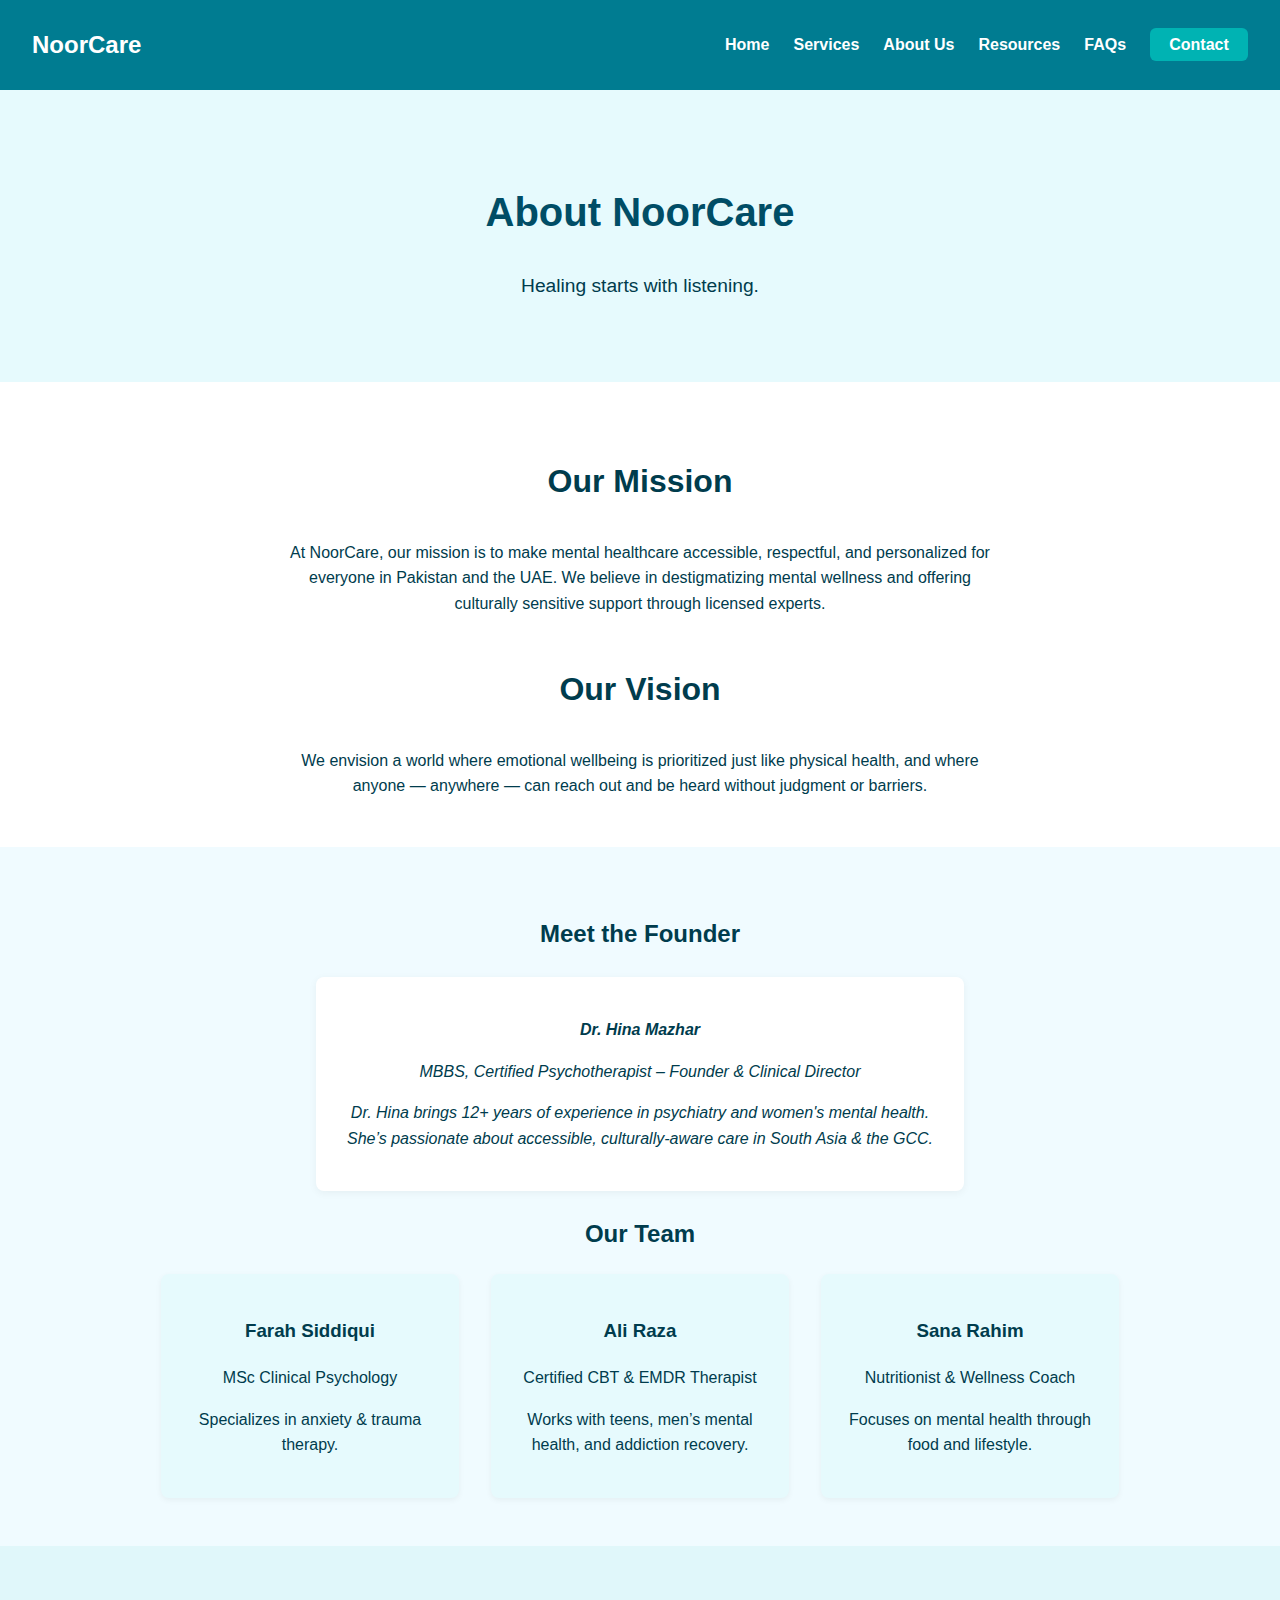
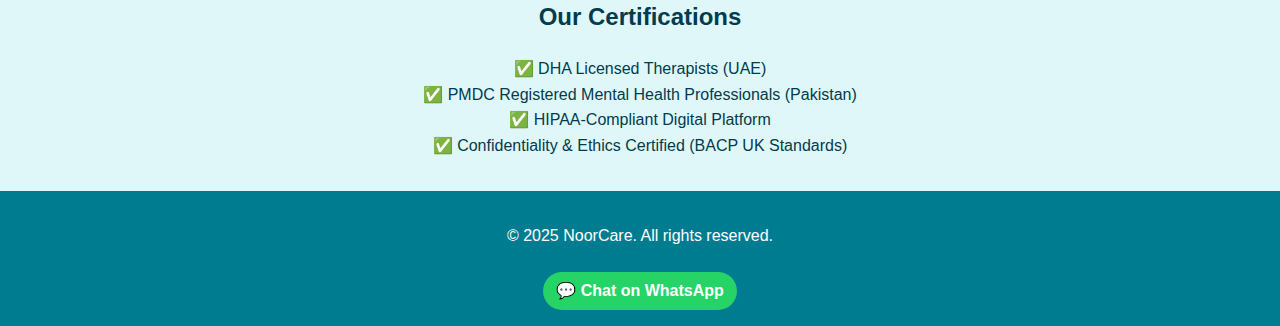
<file: about.html>
<!DOCTYPE html>
<html lang="en">
<head>
  <meta charset="UTF-8" />
  <meta name="viewport" content="width=device-width, initial-scale=1.0"/>
  <title>About Us | NoorCare</title>
  <link rel="stylesheet" href="style.css" />
</head>
<body>

  <!-- Navbar -->
  <header class="navbar">
    <div class="logo">NoorCare</div>
    <nav>
      <ul>
        <li><a href="index.html">Home</a></li>
        <li><a href="services.html">Services</a></li>
        <li><a href="about.html">About Us</a></li>
        <li><a href="resources.html">Resources</a></li>
        <li><a href="faq.html">FAQs</a></li>
        <li><a href="contact.html" class="btn">Contact</a></li>
      </ul>
    </nav>
  </header>

  <!-- About Section -->
  <section class="hero" style="background:#e6fafd;">
    <h1>About NoorCare</h1>
    <p>Healing starts with listening.</p>
  </section>

  <!-- Mission + Vision -->
  <section class="services">
    <h2>Our Mission</h2>
    <p style="max-width: 700px; margin: auto;">At NoorCare, our mission is to make mental healthcare accessible, respectful, and personalized for everyone in Pakistan and the UAE. We believe in destigmatizing mental wellness and offering culturally sensitive support through licensed experts.</p>

    <h2 style="margin-top: 3rem;">Our Vision</h2>
    <p style="max-width: 700px; margin: auto;">We envision a world where emotional wellbeing is prioritized just like physical health, and where anyone — anywhere — can reach out and be heard without judgment or barriers.</p>
  </section>

  <!-- Meet the Team -->
  <section class="testimonials">
    <h2>Meet the Founder</h2>
    <div class="testimonial">
      <p><strong>Dr. Hina Mazhar</strong></p>
      <p>MBBS, Certified Psychotherapist – Founder & Clinical Director</p>
      <p>Dr. Hina brings 12+ years of experience in psychiatry and women's mental health. She’s passionate about accessible, culturally-aware care in South Asia & the GCC.</p>
    </div>

    <h2>Our Team</h2>
    <div class="service-grid">

      <div class="service-box">
        <h3>Farah Siddiqui</h3>
        <p>MSc Clinical Psychology</p>
        <p>Specializes in anxiety & trauma therapy.</p>
      </div>

      <div class="service-box">
        <h3>Ali Raza</h3>
        <p>Certified CBT & EMDR Therapist</p>
        <p>Works with teens, men’s mental health, and addiction recovery.</p>
      </div>

      <div class="service-box">
        <h3>Sana Rahim</h3>
        <p>Nutritionist & Wellness Coach</p>
        <p>Focuses on mental health through food and lifestyle.</p>
      </div>

    </div>
  </section>

  <!-- Certifications -->
  <section class="apps">
    <h2>Our Certifications</h2>
    <ul style="list-style: none; padding-left: 0; max-width: 600px; margin: auto;">
      <li>✅ DHA Licensed Therapists (UAE)</li>
      <li>✅ PMDC Registered Mental Health Professionals (Pakistan)</li>
      <li>✅ HIPAA-Compliant Digital Platform</li>
      <li>✅ Confidentiality & Ethics Certified (BACP UK Standards)</li>
    </ul>
  </section>

  <!-- Footer -->
  <footer>
    <p>&copy; 2025 NoorCare. All rights reserved.</p>
    <a href="https://wa.me/971500000000" target="_blank" class="whatsapp">💬 Chat on WhatsApp</a>
  </footer>

</body>
</html>
</file>
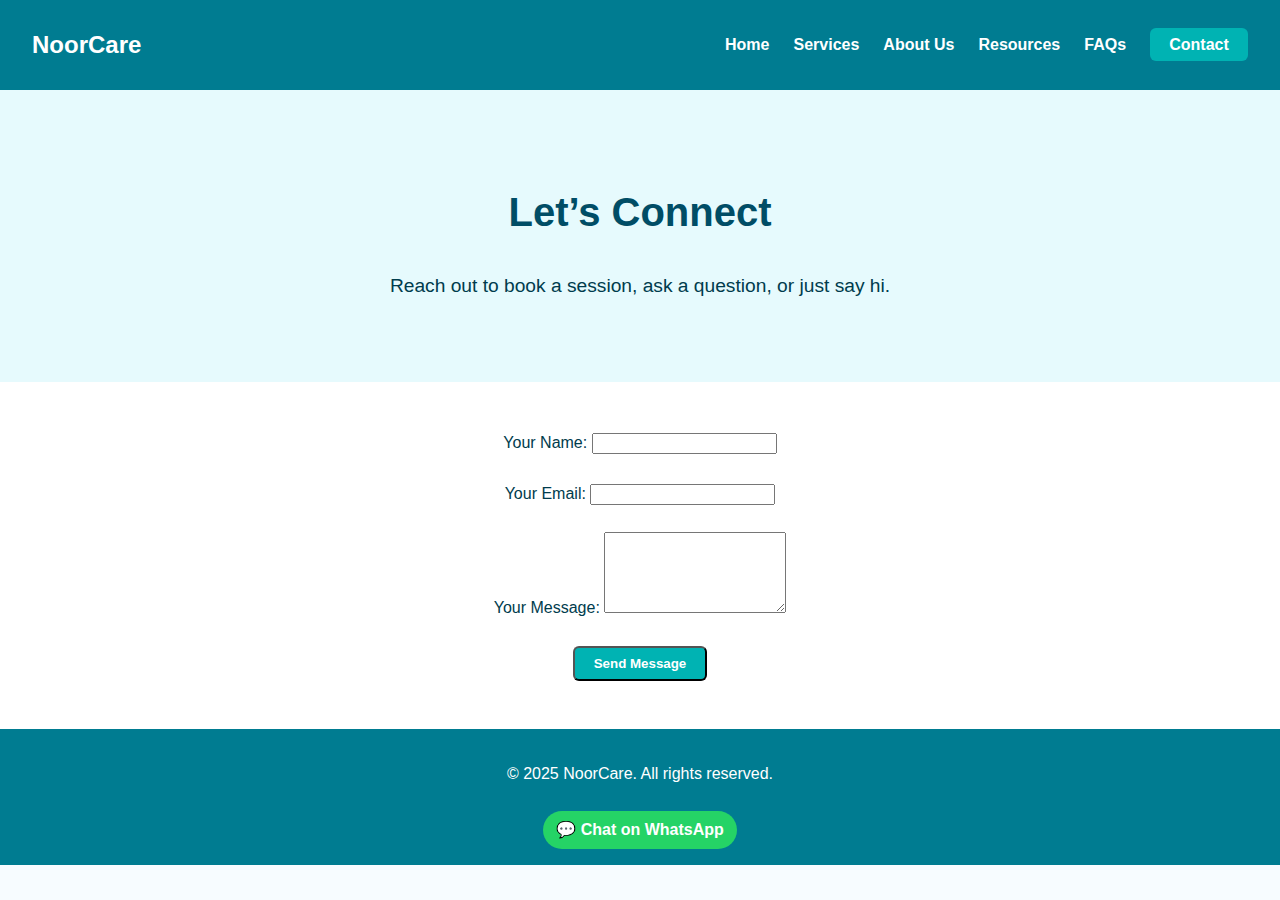
<file: contact.html>
<!DOCTYPE html>
<html lang="en">
<head>
  <meta charset="UTF-8" />
  <meta name="viewport" content="width=device-width, initial-scale=1.0"/>
  <title>Contact | NoorCare</title>
  <link rel="stylesheet" href="style.css" />
</head>
<body>

<header class="navbar">
  <div class="logo">NoorCare</div>
  <nav>
    <ul>
      <li><a href="index.html">Home</a></li>
      <li><a href="services.html">Services</a></li>
      <li><a href="about.html">About Us</a></li>
      <li><a href="resources.html">Resources</a></li>
      <li><a href="faq.html">FAQs</a></li>
      <li><a href="contact.html" class="btn">Contact</a></li>
    </ul>
  </nav>
</header>

<section class="hero" style="background:#e6fafd;">
  <h1>Let’s Connect</h1>
  <p>Reach out to book a session, ask a question, or just say hi.</p>
</section>

<section class="services">
  <form action="https://formspree.io/f/YOUR_FORM_ID" method="POST" style="max-width:600px; margin:auto;">
    <label>Your Name:</label>
    <input type="text" name="name" required>
    <br><br>
    <label>Your Email:</label>
    <input type="email" name="_replyto" required>
    <br><br>
    <label>Your Message:</label>
    <textarea name="message" rows="5" required></textarea>
    <br><br>
    <button type="submit" class="btn">Send Message</button>
  </form>
</section>

<footer>
  <p>&copy; 2025 NoorCare. All rights reserved.</p>
  <a href="https://wa.me/971500000000" target="_blank" class="whatsapp">💬 Chat on WhatsApp</a>
</footer>

</body>
</html>
</file>
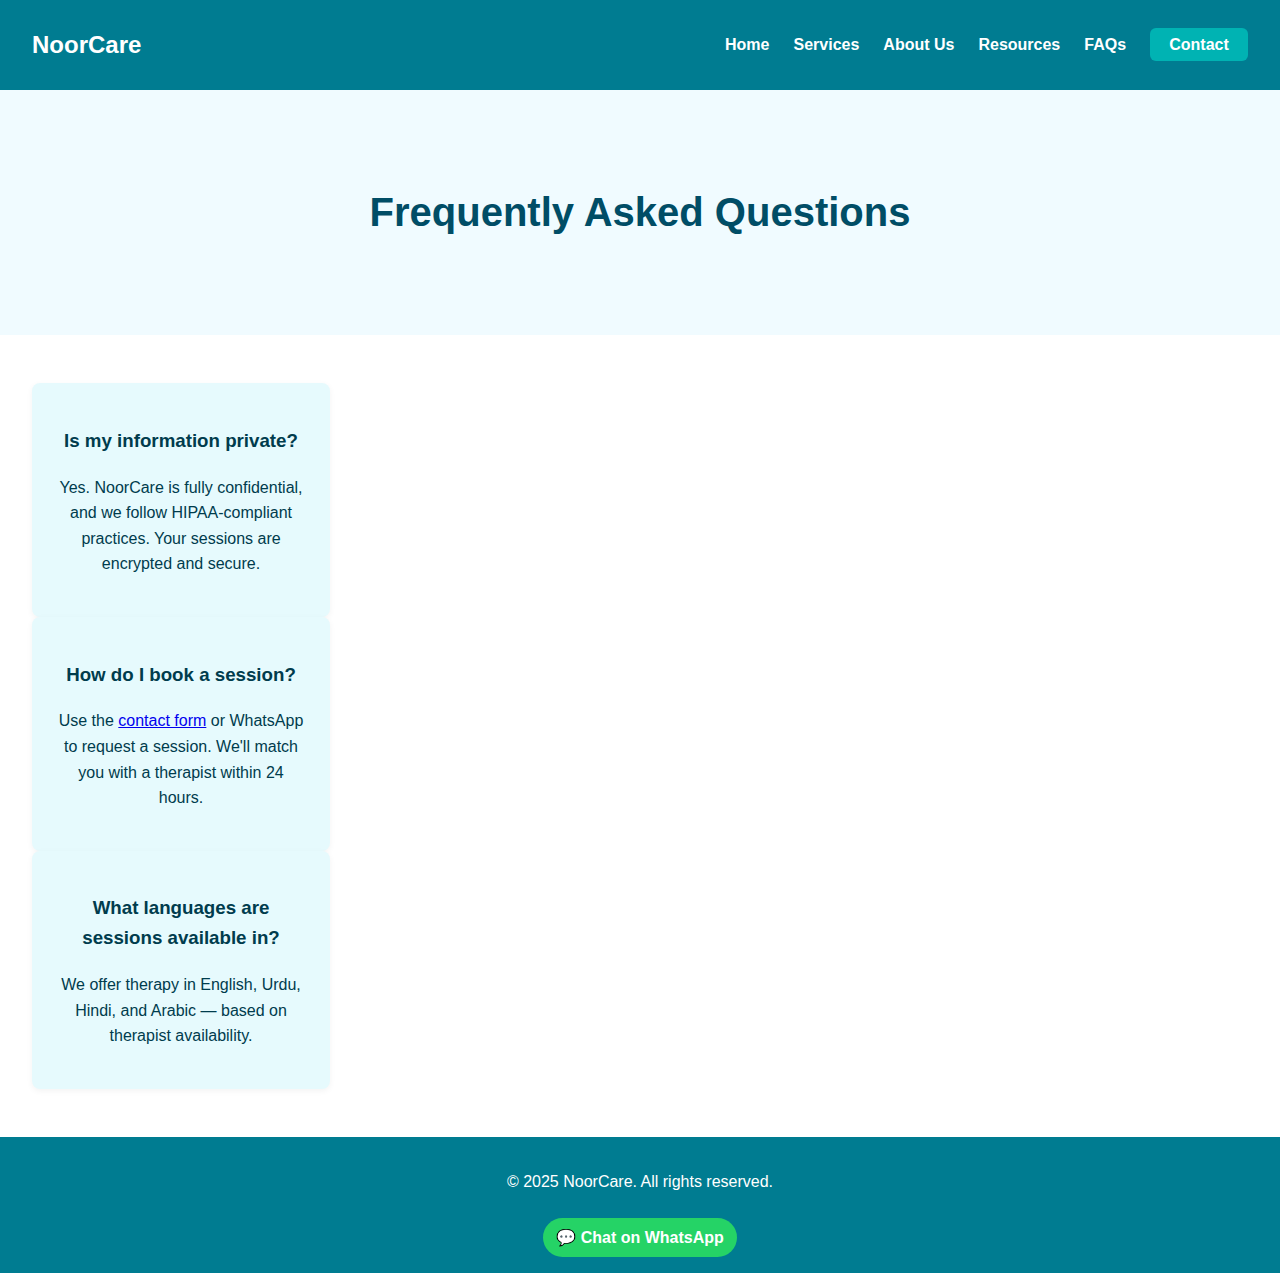
<file: faq.html>
<!DOCTYPE html>
<html lang="en">
<head>
  <meta charset="UTF-8" />
  <meta name="viewport" content="width=device-width, initial-scale=1.0"/>
  <title>FAQs | NoorCare</title>
  <link rel="stylesheet" href="style.css" />
</head>
<body>

<header class="navbar">
  <div class="logo">NoorCare</div>
  <nav>
    <ul>
      <li><a href="index.html">Home</a></li>
      <li><a href="services.html">Services</a></li>
      <li><a href="about.html">About Us</a></li>
      <li><a href="resources.html">Resources</a></li>
      <li><a href="faq.html">FAQs</a></li>
      <li><a href="contact.html" class="btn">Contact</a></li>
    </ul>
  </nav>
</header>

<section class="hero" style="background:#f0fbff;">
  <h1>Frequently Asked Questions</h1>
</section>

<section class="services">
  <div class="service-box">
    <h3>Is my information private?</h3>
    <p>Yes. NoorCare is fully confidential, and we follow HIPAA-compliant practices. Your sessions are encrypted and secure.</p>
  </div>
  <div class="service-box">
    <h3>How do I book a session?</h3>
    <p>Use the <a href="contact.html">contact form</a> or WhatsApp to request a session. We'll match you with a therapist within 24 hours.</p>
  </div>
  <div class="service-box">
    <h3>What languages are sessions available in?</h3>
    <p>We offer therapy in English, Urdu, Hindi, and Arabic — based on therapist availability.</p>
  </div>
</section>

<footer>
  <p>&copy; 2025 NoorCare. All rights reserved.</p>
  <a href="https://wa.me/971500000000" target="_blank" class="whatsapp">💬 Chat on WhatsApp</a>
</footer>

</body>
</html>
</file>
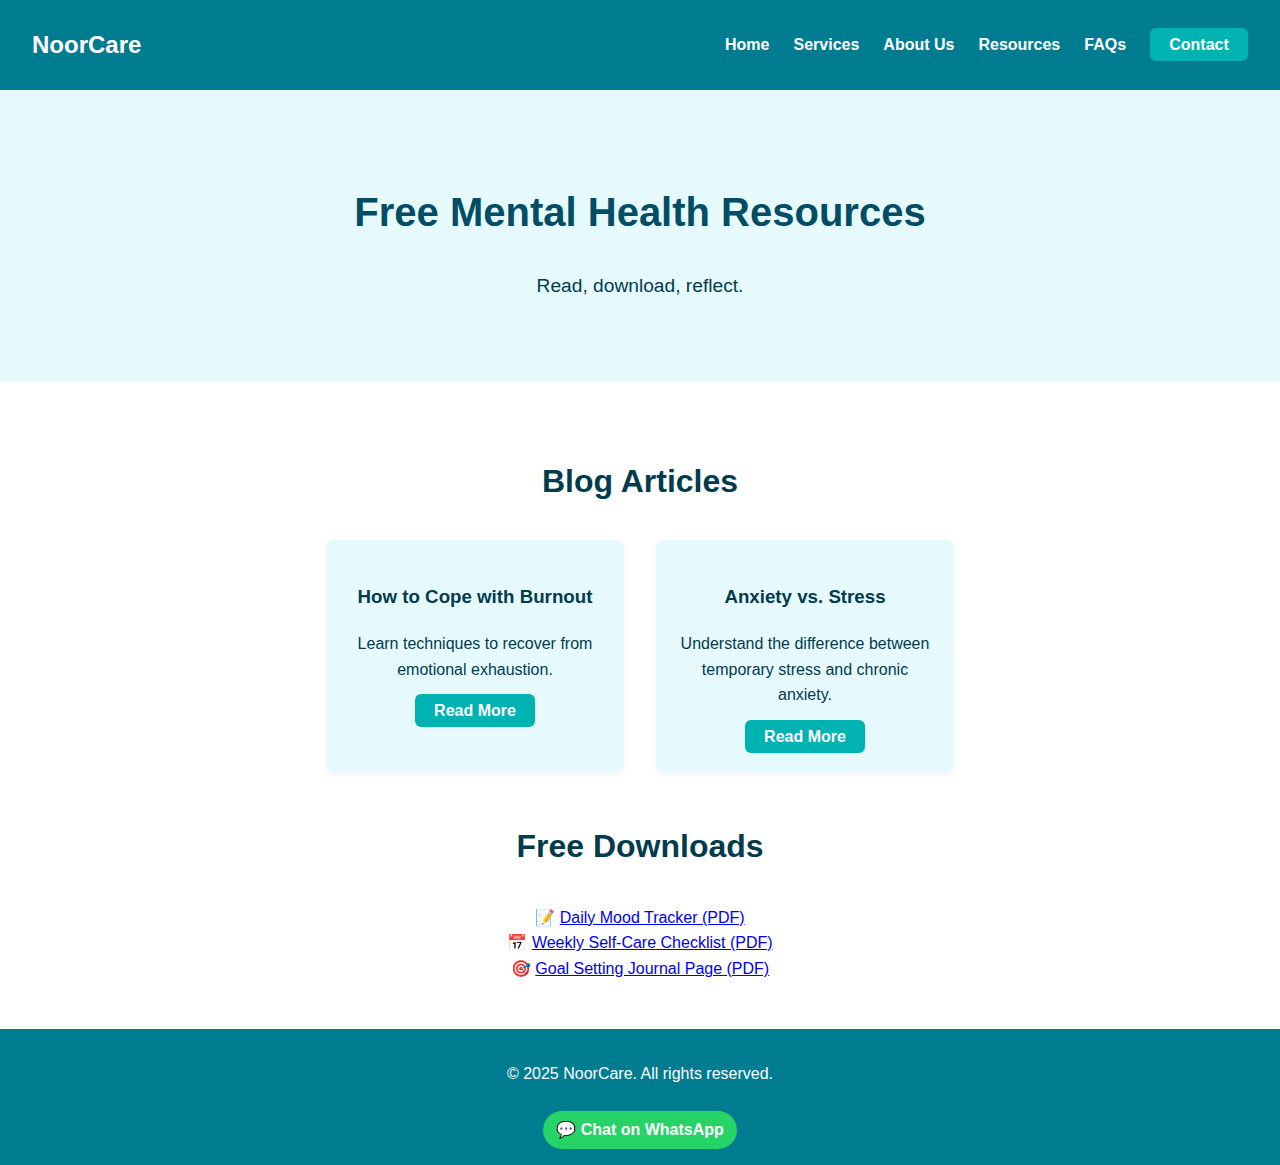
<file: resources.html>
<!DOCTYPE html>
<html lang="en">
<head>
  <meta charset="UTF-8">
  <meta name="viewport" content="width=device-width, initial-scale=1.0">
  <title>Resources | NoorCare</title>
  <link rel="stylesheet" href="style.css">
</head>
<body>

<header class="navbar">
  <div class="logo">NoorCare</div>
  <nav>
    <ul>
      <li><a href="index.html">Home</a></li>
      <li><a href="services.html">Services</a></li>
      <li><a href="about.html">About Us</a></li>
      <li><a href="resources.html">Resources</a></li>
      <li><a href="faq.html">FAQs</a></li>
      <li><a href="contact.html" class="btn">Contact</a></li>
    </ul>
  </nav>
</header>

<section class="hero" style="background:#e6fafd;">
  <h1>Free Mental Health Resources</h1>
  <p>Read, download, reflect.</p>
</section>

<section class="services">
  <h2>Blog Articles</h2>
  <div class="service-grid">
    <div class="service-box">
      <h3>How to Cope with Burnout</h3>
      <p>Learn techniques to recover from emotional exhaustion.</p>
      <a href="#" class="btn">Read More</a>
    </div>
    <div class="service-box">
      <h3>Anxiety vs. Stress</h3>
      <p>Understand the difference between temporary stress and chronic anxiety.</p>
      <a href="#" class="btn">Read More</a>
    </div>
  </div>

  <h2 style="margin-top:3rem;">Free Downloads</h2>
  <ul style="max-width: 600px; margin:auto; list-style:none; padding-left:0;">
    <li>📝 <a href="#">Daily Mood Tracker (PDF)</a></li>
    <li>📅 <a href="#">Weekly Self-Care Checklist (PDF)</a></li>
    <li>🎯 <a href="#">Goal Setting Journal Page (PDF)</a></li>
  </ul>
</section>

<footer>
  <p>&copy; 2025 NoorCare. All rights reserved.</p>
  <a href="https://wa.me/971500000000" target="_blank" class="whatsapp">💬 Chat on WhatsApp</a>
</footer>

</body>
</html>
</file>
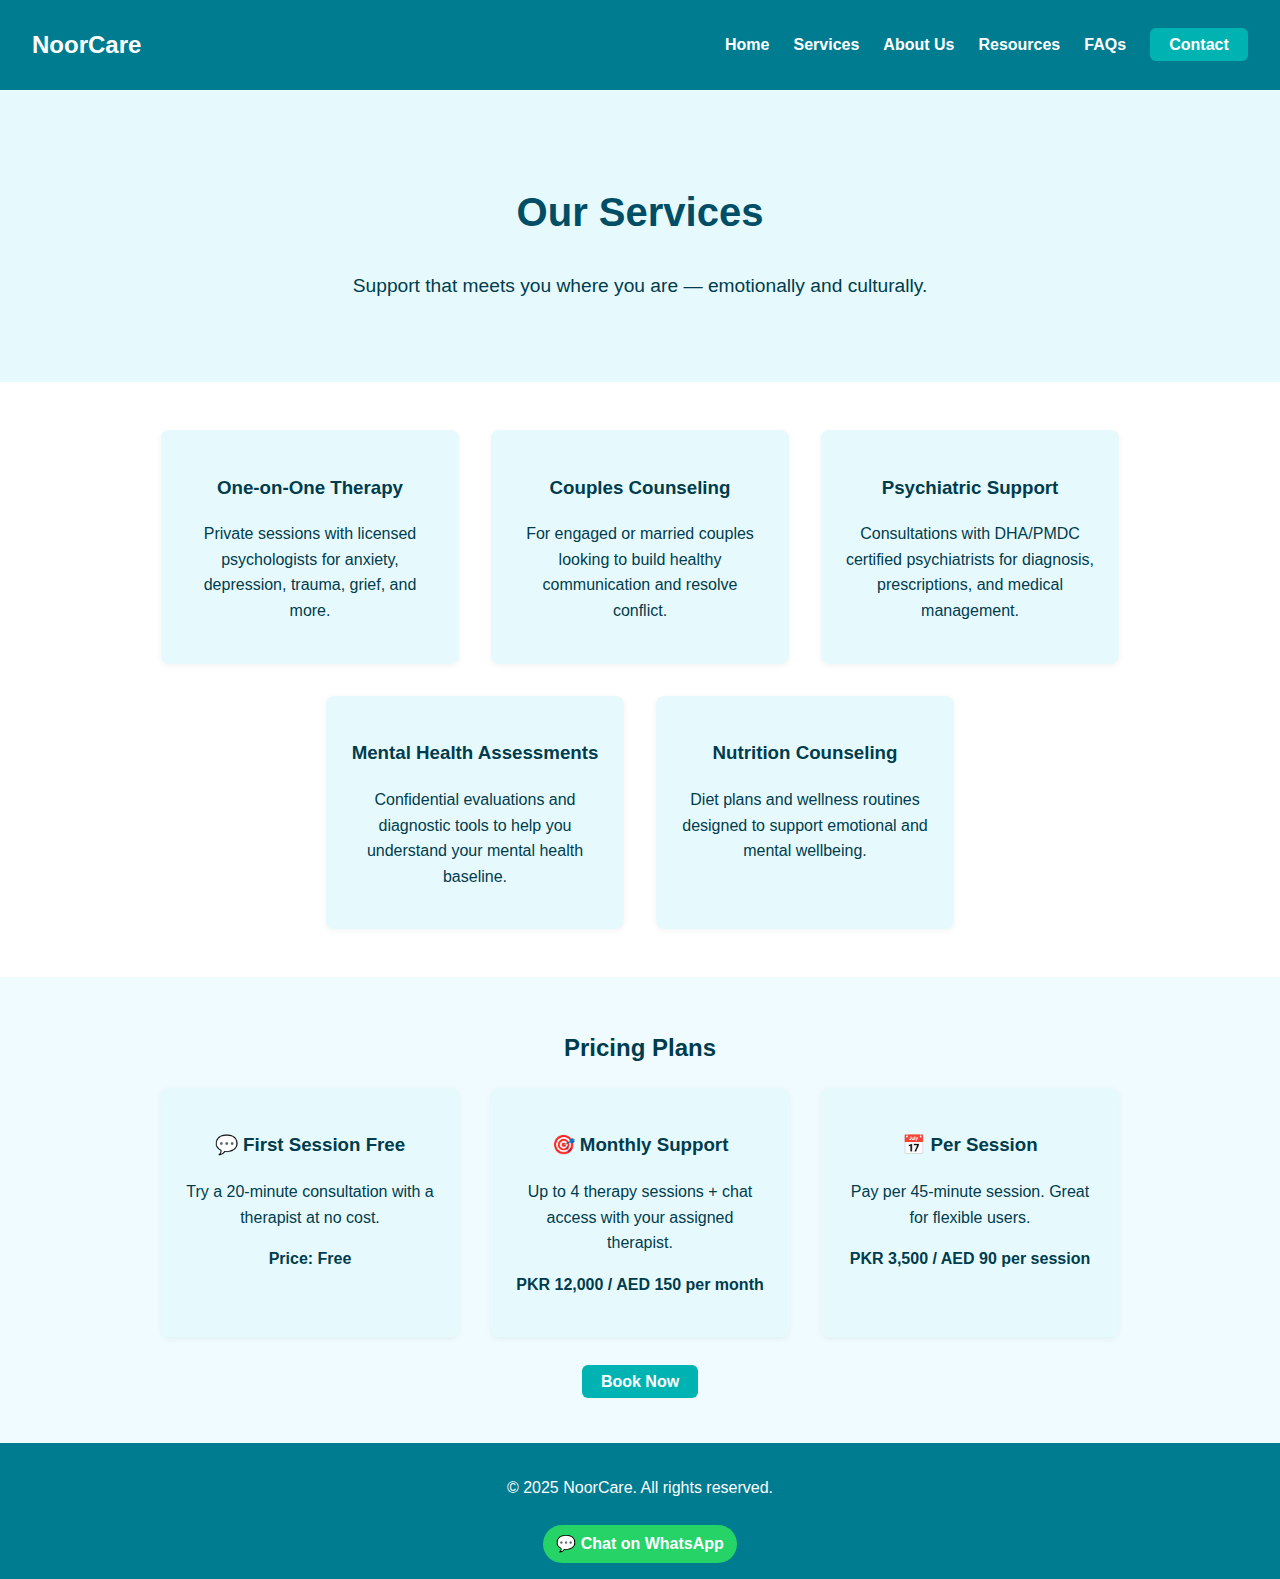
<file: services.html>
<!DOCTYPE html>
<html lang="en">
<head>
  <meta charset="UTF-8" />
  <meta name="viewport" content="width=device-width, initial-scale=1.0"/>
  <title>Our Services | NoorCare</title>
  <link rel="stylesheet" href="style.css" />
</head>
<body>

  <!-- Navbar -->
  <header class="navbar">
    <div class="logo">NoorCare</div>
    <nav>
      <ul>
        <li><a href="index.html">Home</a></li>
        <li><a href="services.html">Services</a></li>
        <li><a href="about.html">About Us</a></li>
        <li><a href="resources.html">Resources</a></li>
        <li><a href="faq.html">FAQs</a></li>
        <li><a href="contact.html" class="btn">Contact</a></li>
      </ul>
    </nav>
  </header>

  <!-- Services Overview -->
  <section class="hero" style="background:#e6fafd;">
    <h1>Our Services</h1>
    <p>Support that meets you where you are — emotionally and culturally.</p>
  </section>

  <!-- Service Cards -->
  <section class="services">
    <div class="service-grid">

      <div class="service-box">
        <h3>One-on-One Therapy</h3>
        <p>Private sessions with licensed psychologists for anxiety, depression, trauma, grief, and more.</p>
      </div>

      <div class="service-box">
        <h3>Couples Counseling</h3>
        <p>For engaged or married couples looking to build healthy communication and resolve conflict.</p>
      </div>

      <div class="service-box">
        <h3>Psychiatric Support</h3>
        <p>Consultations with DHA/PMDC certified psychiatrists for diagnosis, prescriptions, and medical management.</p>
      </div>

      <div class="service-box">
        <h3>Mental Health Assessments</h3>
        <p>Confidential evaluations and diagnostic tools to help you understand your mental health baseline.</p>
      </div>

      <div class="service-box">
        <h3>Nutrition Counseling</h3>
        <p>Diet plans and wellness routines designed to support emotional and mental wellbeing.</p>
      </div>

    </div>
  </section>

  <!-- Pricing Plans -->
  <section class="apps" style="background:#f0fbff;">
    <h2>Pricing Plans</h2>
    <div class="service-grid">

      <div class="service-box">
        <h3>💬 First Session Free</h3>
        <p>Try a 20-minute consultation with a therapist at no cost.</p>
        <p><strong>Price: Free</strong></p>
      </div>

      <div class="service-box">
        <h3>🎯 Monthly Support</h3>
        <p>Up to 4 therapy sessions + chat access with your assigned therapist.</p>
        <p><strong>PKR 12,000 / AED 150 per month</strong></p>
      </div>

      <div class="service-box">
        <h3>📅 Per Session</h3>
        <p>Pay per 45-minute session. Great for flexible users.</p>
        <p><strong>PKR 3,500 / AED 90 per session</strong></p>
      </div>

    </div>
    <p style="text-align:center; margin-top: 2rem;"><a href="contact.html" class="btn">Book Now</a></p>
  </section>

  <!-- Footer -->
  <footer>
    <p>&copy; 2025 NoorCare. All rights reserved.</p>
    <a href="https://wa.me/971500000000" target="_blank" class="whatsapp">💬 Chat on WhatsApp</a>
  </footer>

</body>
</html>
</file>
<file: style.css>
/* Google Font */
body {
  font-family: 'Nunito', sans-serif;
  margin: 0;
  padding: 0;
  background: #f7fcff;
  color: #003c4d;
  line-height: 1.6;
}

/* Navbar */
.navbar {
  display: flex;
  justify-content: space-between;
  align-items: center;
  background: #007c91;
  padding: 1rem 2rem;
  color: #ffffff;
}

.logo {
  font-weight: 800;
  font-size: 1.5rem;
  color: #ffffff;
}

.navbar ul {
  list-style: none;
  display: flex;
  gap: 1.5rem;
}

.navbar a {
  text-decoration: none;
  color: #ffffff;
  font-weight: 600;
  transition: 0.3s;
}

.navbar a:hover {
  color: #c2f1ff;
}

.btn {
  background: #00b3b3;
  color: white;
  padding: 0.5rem 1.2rem;
  border-radius: 6px;
  text-decoration: none;
  font-weight: 600;
}

.btn:hover {
  background: #019292;
}

/* Hero */
.hero {
  background: linear-gradient(to right, #d7f2f6, #e9fcff);
  text-align: center;
  padding: 4rem 2rem;
}

.hero h1 {
  font-size: 2.5rem;
  color: #004d66;
}

.hero p {
  font-size: 1.2rem;
  margin: 1rem 0;
}

/* Services */
.services {
  padding: 3rem 2rem;
  text-align: center;
  background: #ffffff;
}

.services h2 {
  font-size: 2rem;
  margin-bottom: 2rem;
}

.service-grid {
  display: flex;
  flex-wrap: wrap;
  justify-content: center;
  gap: 2rem;
}

.service-box {
  background: #e6fafd;
  padding: 1.5rem;
  border-radius: 8px;
  width: 250px;
  box-shadow: 0 2px 6px rgba(0,0,0,0.05);
}

/* Testimonials */
.testimonials {
  background: #f0fbff;
  padding: 3rem 2rem;
  text-align: center;
}

.testimonial {
  max-width: 600px;
  margin: 1.5rem auto;
  background: #ffffff;
  padding: 1.5rem;
  border-radius: 8px;
  font-style: italic;
  box-shadow: 0 2px 8px rgba(0,0,0,0.05);
}

/* App CTA */
.apps {
  padding: 2rem;
  text-align: center;
  background: #e0f7fa;
}

.app-buttons img {
  height: 50px;
  margin: 0.5rem;
  transition: transform 0.2s;
}

.app-buttons img:hover {
  transform: scale(1.05);
}

/* Footer */
footer {
  text-align: center;
  background: #007c91;
  color: #fff;
  padding: 1rem;
  position: relative;
}

footer .whatsapp {
  display: inline-block;
  margin-top: 0.5rem;
  text-decoration: none;
  color: #fff;
  background: #25d366;
  padding: 0.4rem 0.8rem;
  border-radius: 20px;
  font-weight: bold;
}

footer .whatsapp:hover {
  background: #1ebc59;
}
</file>
